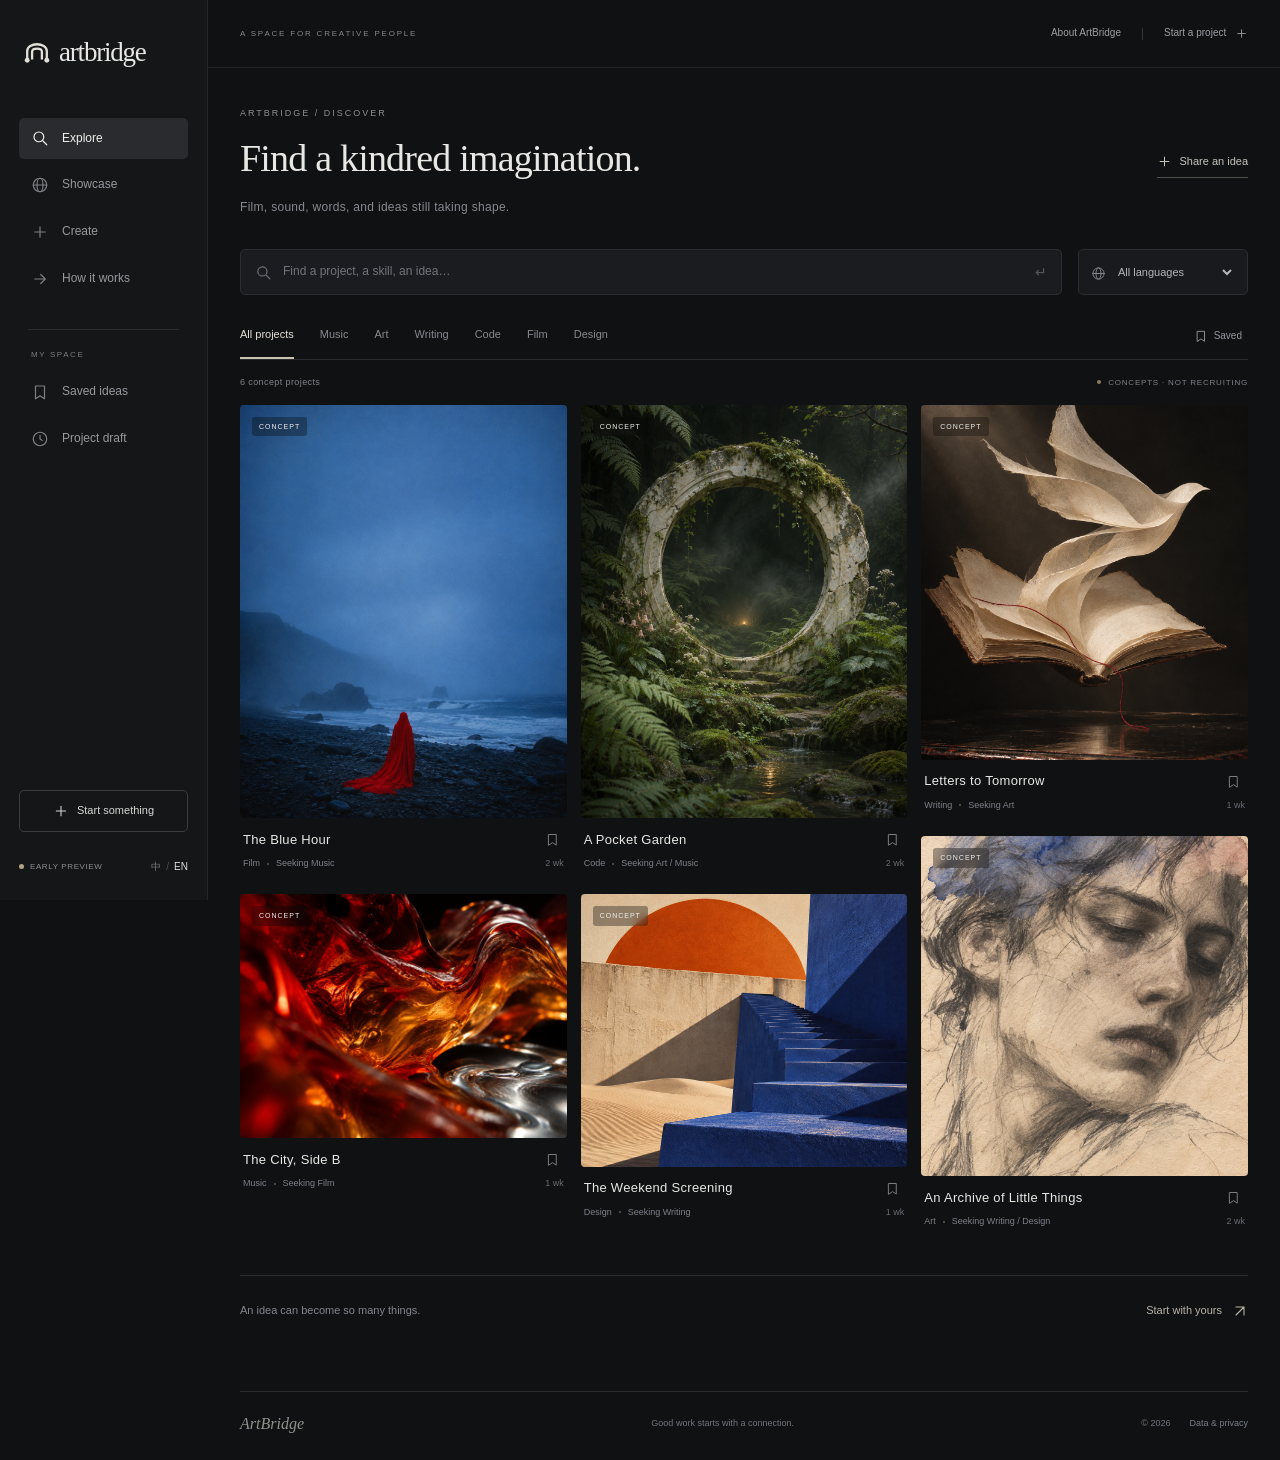
<file: index.html>
<!doctype html>
<html lang="en">
<head>
<meta charset="utf-8">
<meta name="viewport" content="width=device-width, initial-scale=1">
<meta name="theme-color" content="#101113">
<meta name="description" content="ArtBridge connects emerging creators. Find a creative partner and finish your first project together.">
<title>ArtBridge · Finish your first project together</title>
<link rel="icon" type="image/svg+xml" href="assets/favicon.svg">
<link rel="stylesheet" href="css/style.css">
<script src="js/config.js" defer></script>
<script src="js/data.js" defer></script>
<script src="js/app.js" defer></script>
</head>
<body data-page="home">
<div id="app"></div>
<noscript><main style="padding:40px;font-family:Arial,sans-serif"><h1>ArtBridge</h1><p>Please enable JavaScript to explore projects and save local drafts.</p></main></noscript>
</body>
</html>
</file>
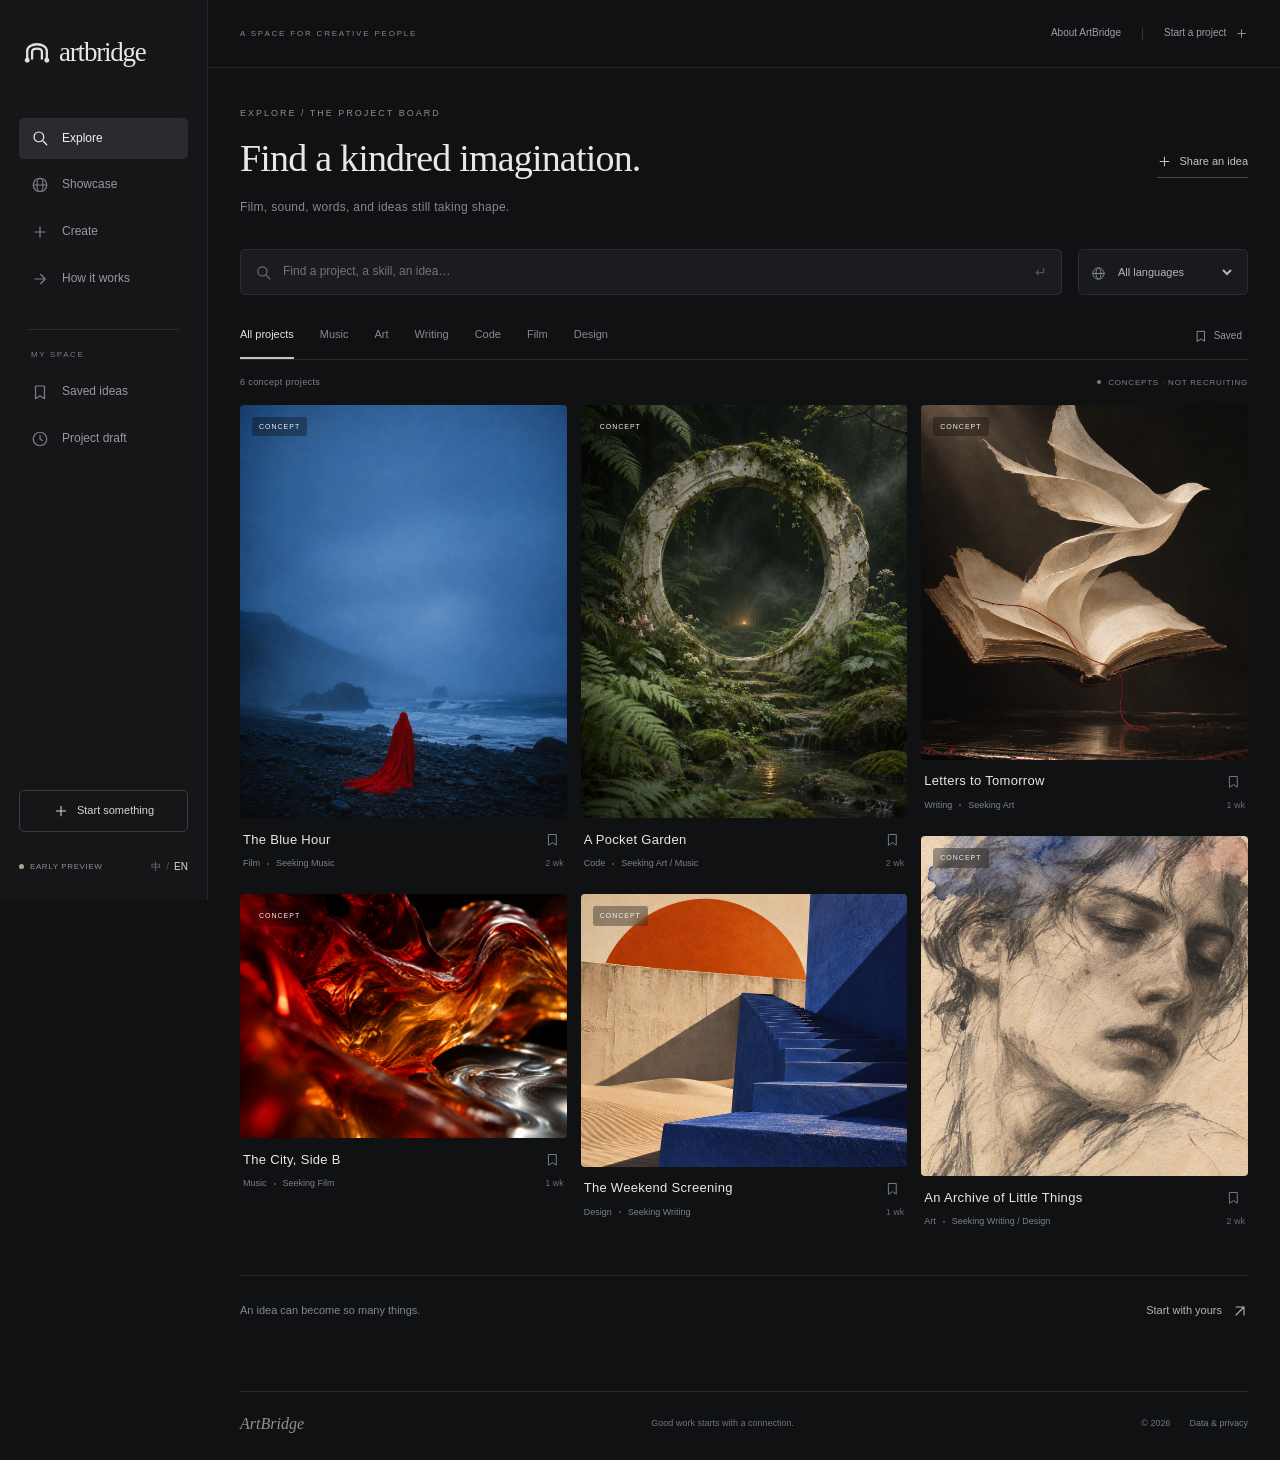
<file: explore.html>
<!doctype html>
<html lang="en">
<head>
<meta charset="utf-8">
<meta name="viewport" content="width=device-width, initial-scale=1">
<meta name="theme-color" content="#101113">
<meta name="description" content="ArtBridge connects emerging creators. Find a creative partner and finish your first project together.">
<title>ArtBridge · Finish your first project together</title>
<link rel="icon" type="image/svg+xml" href="assets/favicon.svg">
<link rel="stylesheet" href="css/style.css">
<script src="js/config.js" defer></script>
<script src="js/data.js" defer></script>
<script src="js/app.js" defer></script>
</head>
<body data-page="explore">
<div id="app"></div>
<noscript><main style="padding:40px;font-family:Arial,sans-serif"><h1>ArtBridge</h1><p>Please enable JavaScript to explore projects and save local drafts.</p></main></noscript>
</body>
</html>
</file>
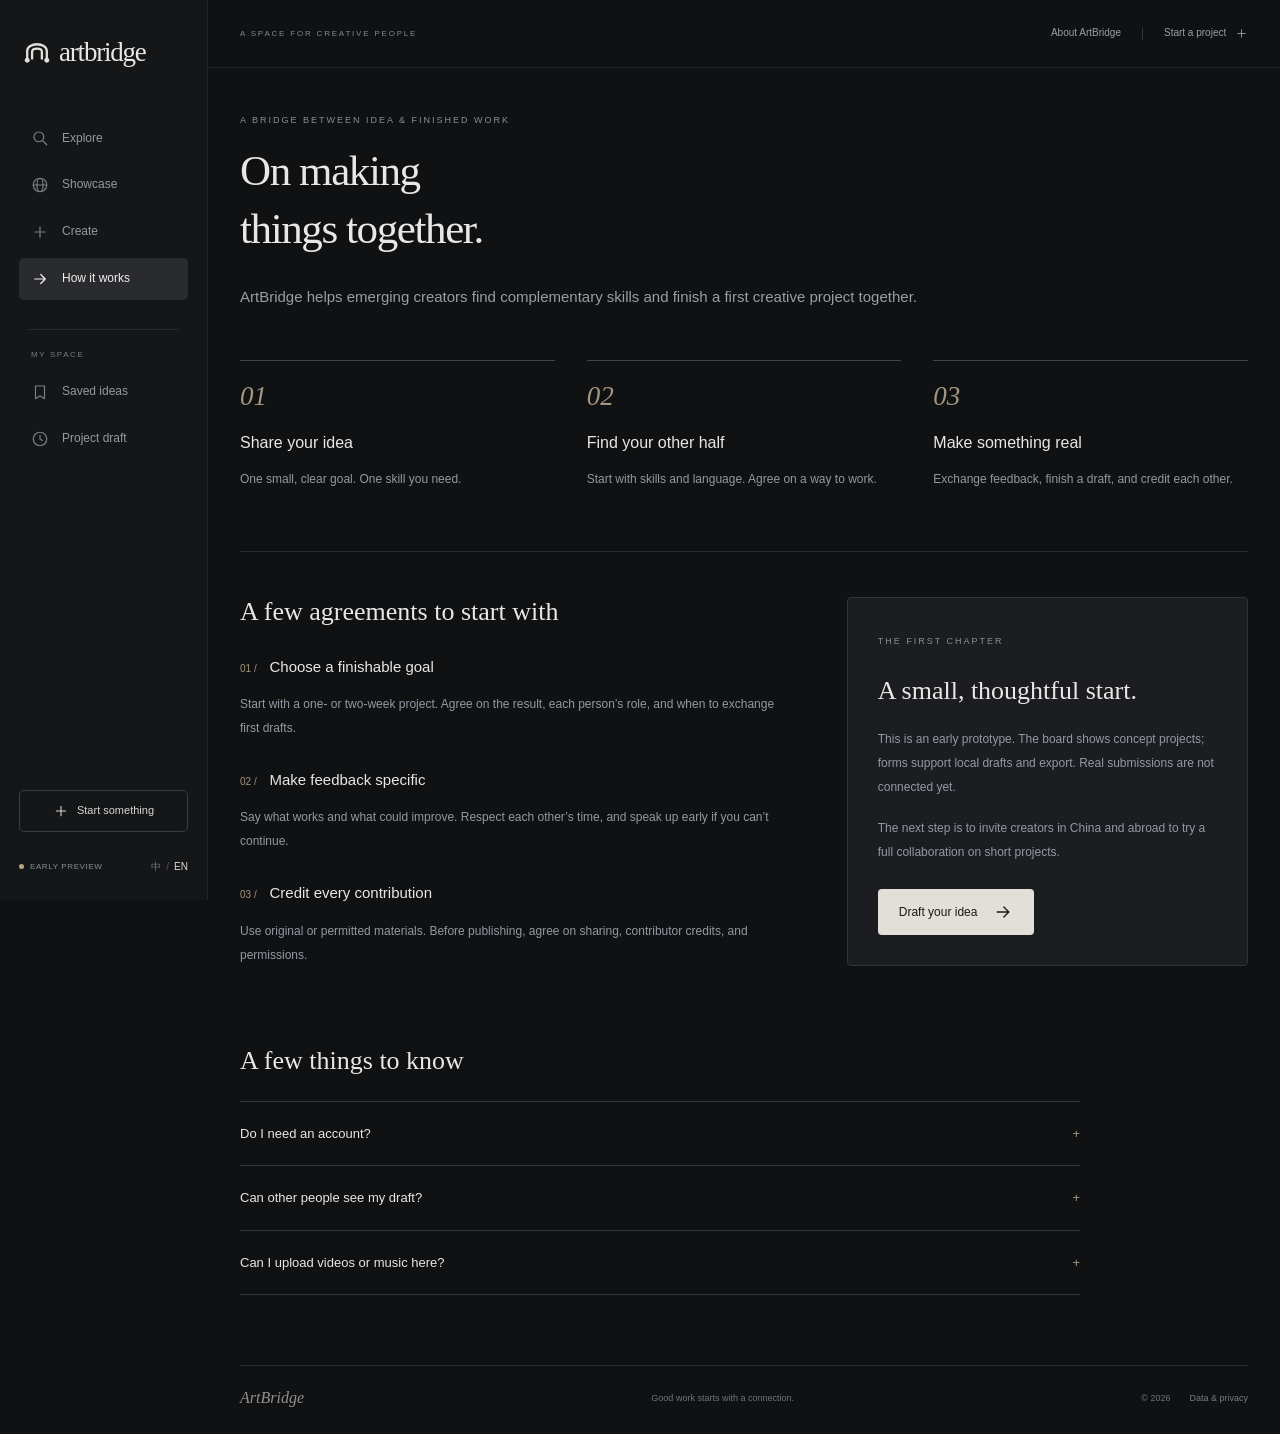
<file: guide.html>
<!doctype html>
<html lang="en">
<head>
<meta charset="utf-8">
<meta name="viewport" content="width=device-width, initial-scale=1">
<meta name="theme-color" content="#101113">
<meta name="description" content="ArtBridge connects emerging creators. Find a creative partner and finish your first project together.">
<title>ArtBridge · Finish your first project together</title>
<link rel="icon" type="image/svg+xml" href="assets/favicon.svg">
<link rel="stylesheet" href="css/style.css">
<script src="js/config.js" defer></script>
<script src="js/data.js" defer></script>
<script src="js/app.js" defer></script>
</head>
<body data-page="guide">
<div id="app"></div>
<noscript><main style="padding:40px;font-family:Arial,sans-serif"><h1>ArtBridge</h1><p>Please enable JavaScript to explore projects and save local drafts.</p></main></noscript>
</body>
</html>
</file>
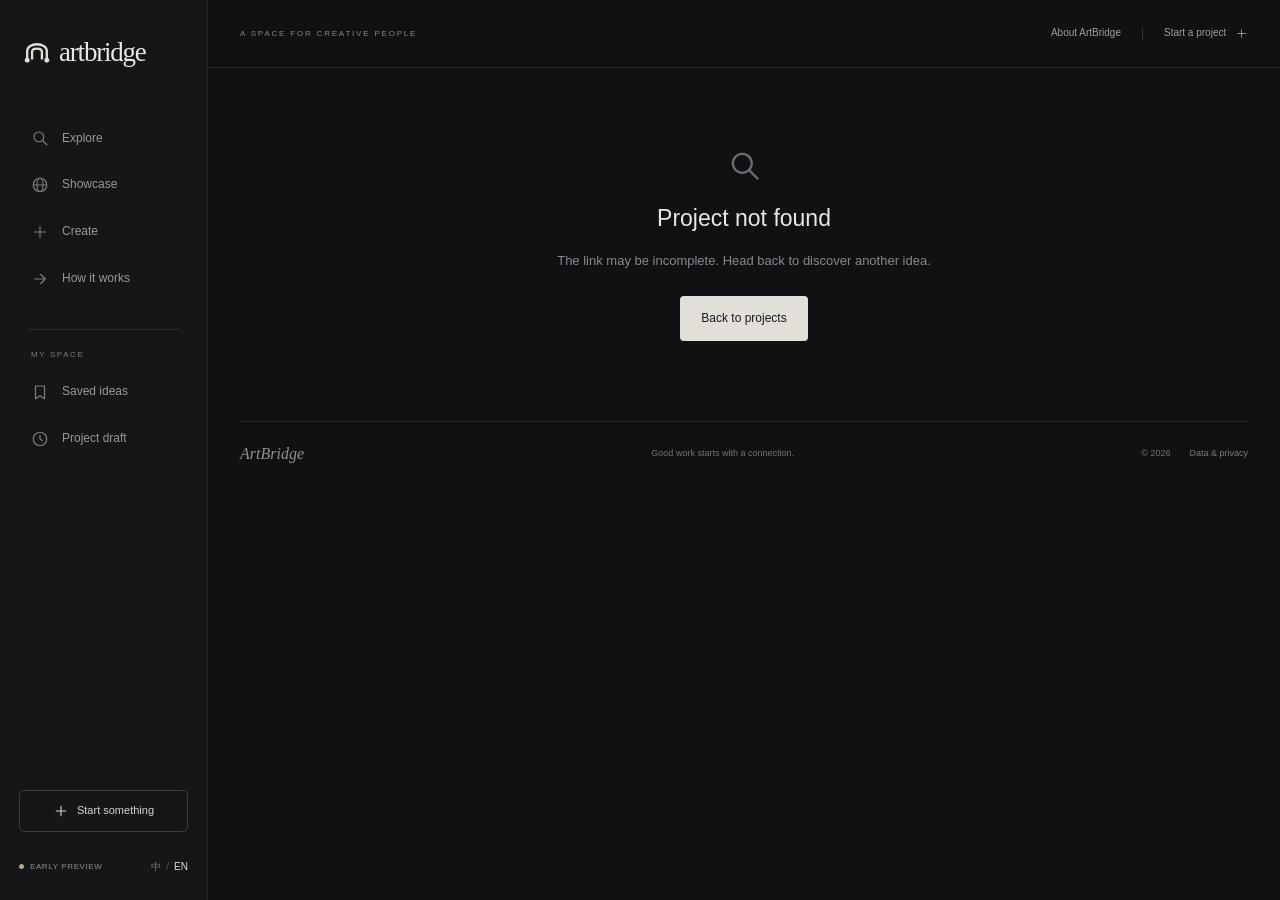
<file: join.html>
<!doctype html>
<html lang="en">
<head>
<meta charset="utf-8">
<meta name="viewport" content="width=device-width, initial-scale=1">
<meta name="theme-color" content="#101113">
<meta name="description" content="ArtBridge connects emerging creators. Find a creative partner and finish your first project together.">
<title>ArtBridge · Finish your first project together</title>
<link rel="icon" type="image/svg+xml" href="assets/favicon.svg">
<link rel="stylesheet" href="css/style.css">
<script src="js/config.js" defer></script>
<script src="js/data.js" defer></script>
<script src="js/app.js" defer></script>
</head>
<body data-page="join">
<div id="app"></div>
<noscript><main style="padding:40px;font-family:Arial,sans-serif"><h1>ArtBridge</h1><p>Please enable JavaScript to explore projects and save local drafts.</p></main></noscript>
</body>
</html>
</file>
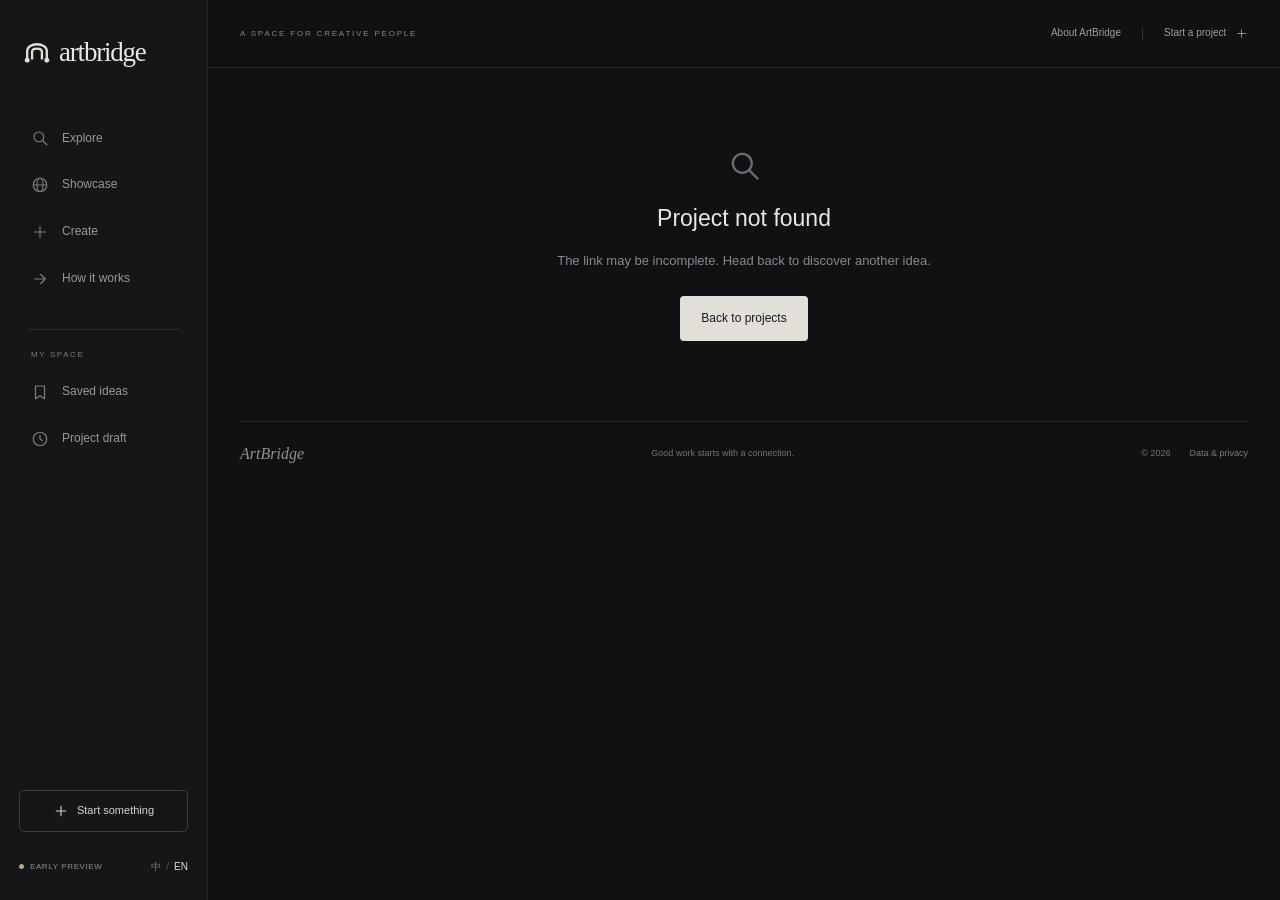
<file: project.html>
<!doctype html>
<html lang="en">
<head>
<meta charset="utf-8">
<meta name="viewport" content="width=device-width, initial-scale=1">
<meta name="theme-color" content="#101113">
<meta name="description" content="ArtBridge connects emerging creators. Find a creative partner and finish your first project together.">
<title>ArtBridge · Finish your first project together</title>
<link rel="icon" type="image/svg+xml" href="assets/favicon.svg">
<link rel="stylesheet" href="css/style.css">
<script src="js/config.js" defer></script>
<script src="js/data.js" defer></script>
<script src="js/app.js" defer></script>
</head>
<body data-page="project">
<div id="app"></div>
<noscript><main style="padding:40px;font-family:Arial,sans-serif"><h1>ArtBridge</h1><p>Please enable JavaScript to explore projects and save local drafts.</p></main></noscript>
</body>
</html>
</file>
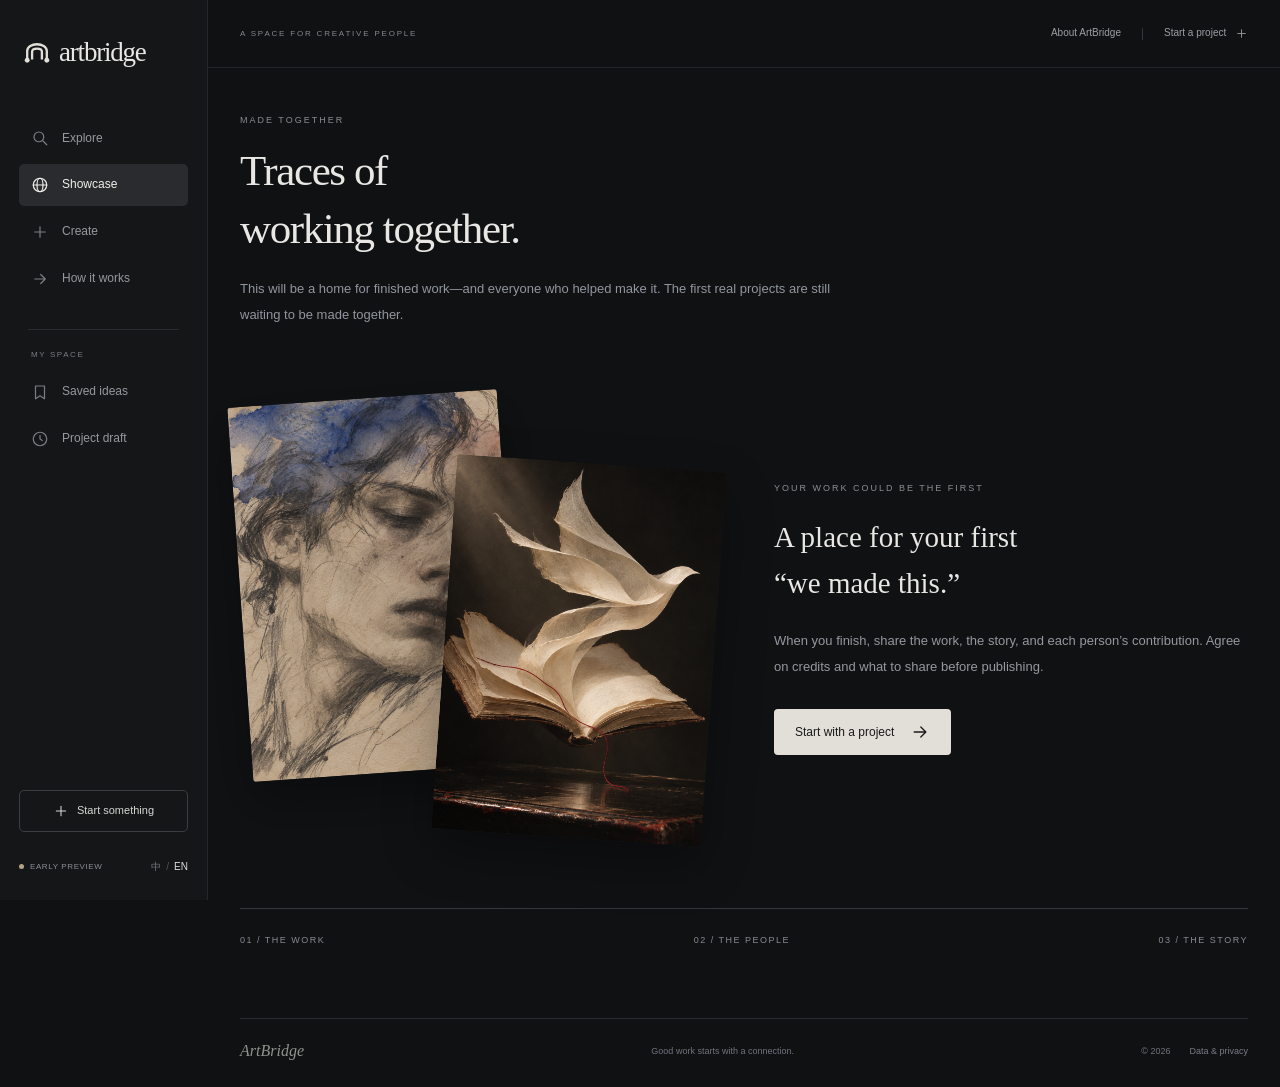
<file: showcase.html>
<!doctype html>
<html lang="en">
<head>
<meta charset="utf-8">
<meta name="viewport" content="width=device-width, initial-scale=1">
<meta name="theme-color" content="#101113">
<meta name="description" content="ArtBridge connects emerging creators. Find a creative partner and finish your first project together.">
<title>ArtBridge · Finish your first project together</title>
<link rel="icon" type="image/svg+xml" href="assets/favicon.svg">
<link rel="stylesheet" href="css/style.css">
<script src="js/config.js" defer></script>
<script src="js/data.js" defer></script>
<script src="js/app.js" defer></script>
</head>
<body data-page="showcase">
<div id="app"></div>
<noscript><main style="padding:40px;font-family:Arial,sans-serif"><h1>ArtBridge</h1><p>Please enable JavaScript to explore projects and save local drafts.</p></main></noscript>
</body>
</html>
</file>
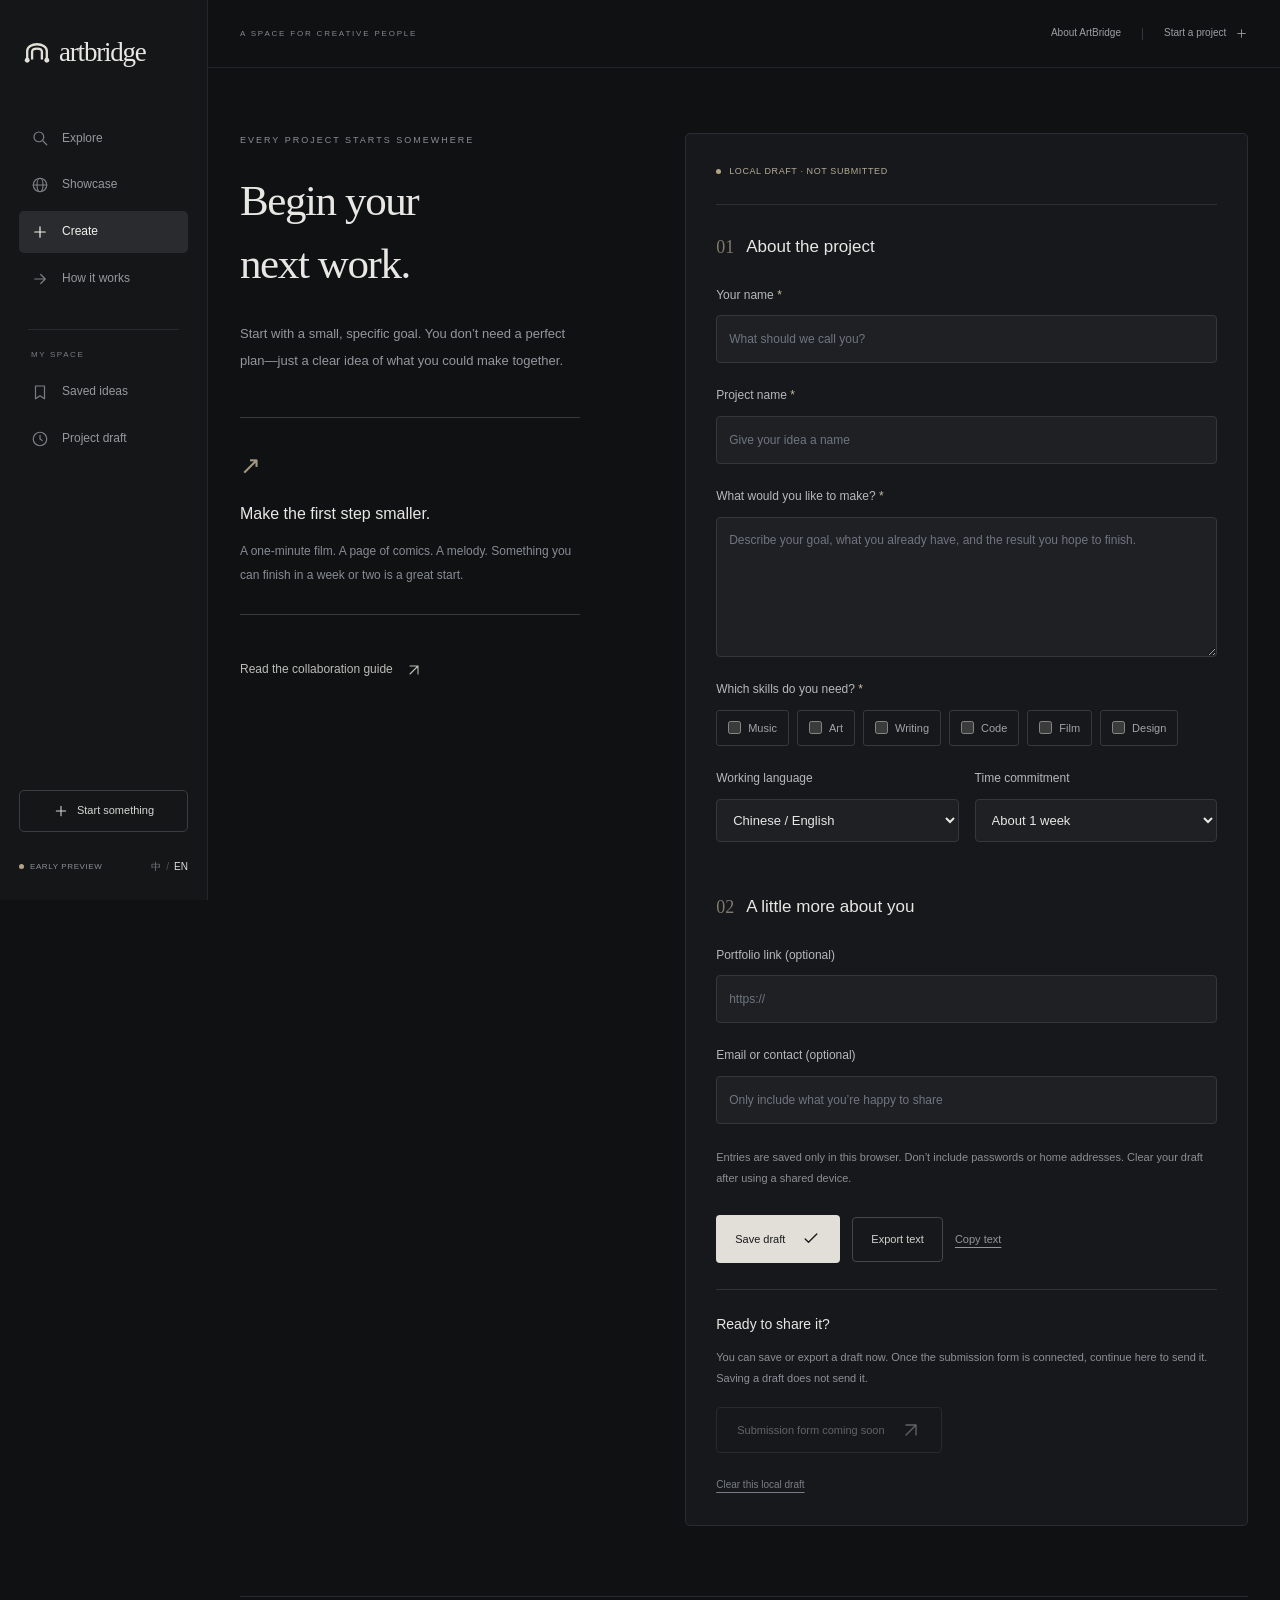
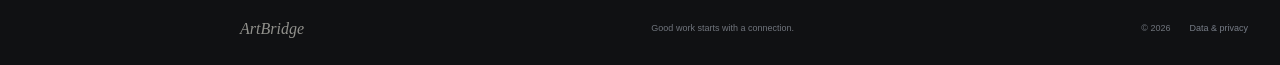
<file: submit.html>
<!doctype html>
<html lang="en">
<head>
<meta charset="utf-8">
<meta name="viewport" content="width=device-width, initial-scale=1">
<meta name="theme-color" content="#101113">
<meta name="description" content="ArtBridge connects emerging creators. Find a creative partner and finish your first project together.">
<title>ArtBridge · Finish your first project together</title>
<link rel="icon" type="image/svg+xml" href="assets/favicon.svg">
<link rel="stylesheet" href="css/style.css">
<script src="js/config.js" defer></script>
<script src="js/data.js" defer></script>
<script src="js/app.js" defer></script>
</head>
<body data-page="submit">
<div id="app"></div>
<noscript><main style="padding:40px;font-family:Arial,sans-serif"><h1>ArtBridge</h1><p>Please enable JavaScript to explore projects and save local drafts.</p></main></noscript>
</body>
</html>
</file>
<file: css/style.css>
@charset "UTF-8";
:root{color-scheme:dark;--paper:#101113;--surface:#191a1d;--sidebar:#151618;--line:#2a2b2e;--ink:#e8e7e4;--muted:#919397;--soft:#b1b2b5;--accent:#c7b69b;--sans:Arial,"PingFang SC","Microsoft YaHei",sans-serif;--sidebar-width:208px}
*{box-sizing:border-box}html{scroll-behavior:smooth}body{margin:0;padding-left:var(--sidebar-width);background:var(--paper);color:var(--ink);font:14px/1.65 var(--sans);-webkit-font-smoothing:antialiased}a{color:inherit;text-decoration:none}button,input,textarea,select{font:inherit;color:inherit}button{cursor:pointer;background:none}button:disabled{opacity:.4;cursor:not-allowed}a,button,input,select,textarea{-webkit-tap-highlight-color:transparent}button,a,input,select,textarea,summary{touch-action:manipulation}button:focus-visible,a:focus-visible,summary:focus-visible{outline:2px solid #c8b89d;outline-offset:5px}input:focus-visible,select:focus-visible,textarea:focus-visible{outline:1px solid #a2a3a5;outline-offset:2px}img{display:block;max-width:100%}h1,h2,h3,p{margin:0}h1,h2,h3{line-height:1.35;font-weight:500}::selection{background:#665c4e;color:white}.icon{width:20px;height:20px;flex-shrink:0;vertical-align:middle}.section-wrap{width:calc(100% - 64px);max-width:1580px;margin:0 auto}.page-section{padding:45px 0 70px;min-height:calc(100vh - 145px)}.eyebrow{font-size:9px;letter-spacing:2px;color:#8b8d92;line-height:1.7}.page-title{font-family:"Songti SC",Georgia,"SimSun",serif;font-size:39px;letter-spacing:1px;font-weight:400;margin-top:14px;line-height:1.35}html[lang=en] .page-title{font-family:Georgia,serif;font-size:43px;letter-spacing:-1.4px;font-weight:400}.skip{position:fixed;top:-70px;left:20px;z-index:100;background:var(--ink);color:var(--paper);padding:10px 20px}.skip:focus{top:10px}
/* A quiet, persistent workspace frame. */
.site-header{position:fixed;inset:0 auto 0 0;width:var(--sidebar-width);background:var(--sidebar);border-right:1px solid #252629;z-index:40}.header-inner{height:100%;padding:30px 19px 20px;display:flex;flex-direction:column}.brand{display:flex;align-items:center;gap:8px;white-space:nowrap;margin:0 4px;font-size:27px;font-family:Georgia,serif;letter-spacing:-1.2px}.logo-mark{width:28px;height:29px;color:#e1dfd8}.logo-mark circle{fill:#e1dfd8}.main-nav{display:flex;flex-direction:column;gap:5px;margin-top:43px}.main-nav>a{display:flex;align-items:center;gap:13px;padding:11px 12px;border-radius:5px;font-size:12px;color:#96989d;transition:color .2s,background .2s}.main-nav>a .icon{height:18px;width:18px;opacity:.8}.main-nav>a:hover{color:#eeece7;background:#1e2023}.main-nav>a[aria-current]{color:#f1efea;background:#292b2f}.main-nav>a[aria-current] .icon{opacity:1}.nav-divider{height:1px;background:var(--line);margin:24px 9px 13px}.nav-label{font-size:8px;color:#797c82;letter-spacing:1.6px;margin:0 12px 5px}.header-actions{margin-top:auto;padding-top:30px}.sidebar-start{border:1px solid #3c3d40;border-radius:5px;min-height:42px;display:flex;align-items:center;justify-content:center;gap:8px;font-size:11px;color:#d6d6d3;transition:background .2s}.sidebar-start:hover{background:#282a2d}.sidebar-start .icon{width:16px;height:16px}.sidebar-bottom{display:flex;align-items:center;gap:6px;margin-top:22px;color:#8a8e92;font-size:8px;letter-spacing:.6px}.pilot-dot{width:5px;height:5px;background:#b5a388;border-radius:50%;display:inline-block;flex-shrink:0}.lang-switch{border:0;margin-left:auto;padding:5px 0;font-size:10px;color:#75797f;white-space:nowrap}.lang-switch .selected{color:#deddd8}.lang-divider{padding:0 5px;color:#505259}.icon-button{width:35px;height:35px;display:inline-flex;align-items:center;justify-content:center;border:0}.menu-toggle{display:none}.workspace-topbar{height:68px;border-bottom:1px solid #222427;padding:0 32px;display:flex;align-items:center;justify-content:space-between;gap:20px}.topbar-label{font-size:8px;letter-spacing:1.8px;color:#85888d}.topbar-right{display:flex;align-items:center;gap:21px;font-size:10px;color:#9d9fa4}.topbar-right a:hover{color:#f3f1eb}.topbar-right .icon{width:13px;height:13px;margin-left:6px}.topbar-rule{width:1px;height:12px;background:#343539}.btn{min-height:45px;display:inline-flex;align-items:center;justify-content:center;gap:16px;padding:12px 20px;border:1px solid transparent;border-radius:4px;font-size:12px;line-height:1.5;transition:background .2s}.btn-dark{background:#e2dfd8;color:#191a1c}.btn-dark:not(:disabled):hover{background:#fffdf7}.btn-outline{border-color:#45464a;color:#d3d2cf}.btn-outline:not(:disabled):hover{background:#27292d}.btn-cream{background:#e2dfd8;color:#191a1c}.quiet-link{display:inline-flex;align-items:center;gap:13px;font-size:12px;color:#bdbcb6}.quiet-link:hover{color:white}.quiet-link .icon{width:16px}.text-button{border:0;padding:0;font-size:11px;color:#92969b;text-decoration:underline;text-underline-offset:4px}
/* Images lead. Captions are kept outside the artwork. */
.gallery-page{padding-top:38px}.gallery-intro{display:flex;align-items:center;justify-content:space-between;gap:25px}.gallery-intro .page-title{font-size:34px;letter-spacing:1px;margin-top:12px}html[lang=en] .gallery-intro .page-title{font-size:38px;letter-spacing:-.8px}.gallery-description{font-size:12px;color:#85888e;margin-top:13px;letter-spacing:.3px}.gallery-create{display:flex;align-items:center;gap:8px;font-size:11px;color:#c6c3bc;border-bottom:1px solid #4d4c49;padding:7px 0;white-space:nowrap}.gallery-create .icon{width:15px;height:15px}.gallery-create:hover{color:white}.gallery-search-row{display:flex;gap:16px;margin-top:32px;align-items:stretch}.search-box{flex:1;display:flex;align-items:center;gap:11px;padding:0 14px;background:#1b1c1f;border:1px solid #2b2d30;border-radius:5px;min-width:0}.search-box>.icon{width:17px;height:17px;color:#72767b}.search-box input{width:100%;min-width:0;border:0;outline:0;color:#d1d2d1;background:none;padding:12px 0;font-size:12px}.search-box:focus-within{border-color:#64646a}.search-box input::placeholder{color:#71747b}.search-decoration{font-size:14px;color:#53565d}.language-filter{display:flex;align-items:center;gap:8px;border:1px solid #2b2d30;background:#191a1d;padding:0 12px;border-radius:5px}.language-filter .icon{width:15px;height:15px;color:#82868b}.language-filter select{font-size:11px;border:0;padding:0 15px 0 0;background:none;max-width:190px;color:#b5b6ba}.language-filter option{background:#191a1d}.filter-row{display:flex;justify-content:space-between;gap:20px;align-items:center;border-bottom:1px solid var(--line);margin-top:18px}.filter-chips{display:flex;gap:26px;min-width:0}.chip{border:0;border-bottom:2px solid transparent;padding:13px 0;font-size:11px;color:#86898f;white-space:nowrap;line-height:1.6}.chip:hover{color:#c8c9ca}.chip.active{color:#e5e1d8;border-bottom-color:#cbc2b0}.saved-filter{display:flex;align-items:center;gap:6px;border:0;font-size:10px;color:#93969d;white-space:nowrap}.saved-filter .icon{width:14px;height:14px}.saved-filter.active{color:#e3d4b7}.results-heading{display:flex;justify-content:space-between;align-items:center;gap:15px;font-size:9px;color:#7e8289;letter-spacing:.4px;padding:15px 0}.gallery-notice{display:flex;align-items:center;gap:7px;font-size:8px;letter-spacing:.8px}.gallery-notice .pilot-dot{background:#8b7c64;width:4px;height:4px}.project-grid{columns:3;column-gap:14px}.project-card{display:inline-block;width:100%;break-inside:avoid;vertical-align:top;margin:0 0 23px;background:none;position:relative}.card-image{display:block;position:relative;border-radius:4px;overflow:hidden;background:#242529}.project-art{width:100%;height:auto;object-fit:cover;display:block}.card-image .project-art{transition:filter .3s}.artwork-film .card-image{aspect-ratio:.79}.artwork-game .card-image{aspect-ratio:.79}.artwork-writing .card-image{aspect-ratio:.92}.artwork-music .card-image{aspect-ratio:1.34}.artwork-art .card-image{aspect-ratio:.96}.artwork-design .card-image{aspect-ratio:1.2}.card-image .project-art{height:100%;width:100%;object-fit:cover}.artwork-film .card-image .project-art{object-position:50% 70%}.card-image:hover .project-art{filter:brightness(.82)}.demo-badge{position:absolute;top:12px;left:12px;font-size:7px;letter-spacing:1px;color:#efefed;background:#090a0b59;padding:4px 7px;border-radius:3px;backdrop-filter:blur(4px)}.card-hover{position:absolute;inset:auto 0 0;padding:42px 20px 19px;background:linear-gradient(transparent,#070809c9);color:#e9e8e4;opacity:0;transform:translateY(5px);transition:opacity .2s,transform .2s}.card-image:hover .card-hover,.card-image:focus-visible .card-hover{opacity:1;transform:none}.card-hover p{font-size:12px;line-height:1.8;max-width:300px}.card-hover>span{display:flex;justify-content:space-between;align-items:center;font-size:10px;margin-top:16px;color:#c3b89e}.card-hover .icon{width:15px;height:15px}.card-body{padding:10px 3px 0}.card-title-line{display:flex;align-items:center;justify-content:space-between;gap:14px}.card-body h3{font-size:13px;letter-spacing:.3px;font-weight:400}.card-body h3 a:hover{color:#fff}.save-button{padding:4px;border:0;color:#777c83;display:flex;align-items:center;border-radius:3px}.save-button .icon{width:15px;height:15px}.save-button:hover{color:#e4e3dc;background:#2b2c30}.save-button.is-saved{color:#cdbda1}.save-button.is-saved svg{fill:#776950}.card-meta{display:flex;align-items:center;gap:7px;font-size:9px;line-height:1.7;color:#7c8189;margin-top:5px}.card-meta i{width:2px;height:2px;border-radius:50%;background:#53575d}.card-period{margin-left:auto;color:#676c73}.gallery-end{margin-top:22px;border-top:1px solid var(--line);padding-top:25px;display:flex;justify-content:space-between;gap:20px;align-items:center;font-size:11px;color:#81868e}.gallery-end a{display:flex;gap:10px;align-items:center;color:#b9b4a8}.gallery-end .icon{width:16px}.empty-state{display:block;column-span:all;min-height:330px;text-align:center;padding:80px 25px}.empty-star{display:block;color:#686c73;margin-bottom:20px}.empty-star>.icon{width:35px;height:35px}.empty-state h1,.empty-state h2{font-size:23px;letter-spacing:0}.empty-state p{font-size:13px;line-height:1.9;max-width:500px;margin:15px auto 22px;color:#858991}
/* The same studio surface continues through the detail and working pages. */
.back-link{font-size:11px;color:#95979c;display:inline-block;margin-bottom:25px}.back-link:hover{color:white}.detail-grid{display:grid;grid-template-columns:minmax(0,1.5fr) minmax(290px,.8fr);gap:43px}.detail-image{position:relative;border-radius:4px;overflow:hidden;background:#18191b;max-height:740px}.detail-image .project-art{width:100%;max-height:740px;object-fit:contain}.detail-heading{padding:30px 0 24px;border-bottom:1px solid var(--line)}.detail-heading .page-title{margin-top:12px;font-size:37px}.detail-subtitle{font-size:15px;color:#a4a5a8;margin-top:17px;line-height:1.9}.brief-block{padding-top:30px}.brief-block h2{font-size:19px;color:#dfddd6;font-weight:400}.brief-block p,.working-list{font-size:13px;line-height:2;color:#96999f;margin-top:16px}.working-list{padding-left:18px}.working-list li{padding-bottom:9px}.detail-sidebar{min-width:0}.brief-panel{position:sticky;top:30px;border-top:1px solid #4b4944;padding:25px 0;background:none}.brief-panel h2{font-family:"Songti SC",Georgia,serif;font-size:27px;line-height:1.55;margin-top:15px;font-weight:400}.sidebar-tags{display:flex;gap:9px;flex-wrap:wrap;margin-top:22px}.tag{color:#c9c5bb;background:#272829;padding:4px 11px;font-size:10px;border-radius:3px}.brief-panel dl{margin:26px 0;font-size:11px}.brief-panel dl>div{display:flex;justify-content:space-between;gap:15px;padding:15px 0;border-top:1px solid var(--line)}.brief-panel dt{display:flex;gap:7px;align-items:center;color:#7f858d}.brief-panel dt .icon{width:14px;height:14px}.brief-panel dd{margin:0;color:#c3c3c0;text-align:right}.full-width{width:100%;margin-top:10px}.fine-print{color:#8b8e94;font-size:11px;line-height:1.9;margin-top:19px}.sidebar-note{font-size:11px;color:#686e77;margin-top:10px;border-top:1px solid var(--line);padding-top:20px}.form-layout{display:grid;grid-template-columns:minmax(0,.8fr) minmax(0,1.2fr);gap:70px;max-width:1200px;padding-top:65px}.form-intro .page-title{font-size:43px;line-height:1.45;margin-top:22px}.form-intro>p{font-size:13px;color:#94979d;line-height:2.1;margin-top:25px;max-width:340px}.form-tip{margin:42px 0;padding:27px 0;border-top:1px solid #393a3c;border-bottom:1px solid #393a3c;max-width:340px}.form-tip>span{font-size:25px;color:#a39883}.form-tip h3{font-size:16px;margin-top:17px;font-weight:400}.form-tip p{font-size:12px;color:#868c94;margin-top:15px;line-height:2}.form-card{background:#17181b;border:1px solid #2a2c31;border-radius:5px;padding:30px}.draft-banner{display:flex;align-items:center;gap:8px;font-size:9px;letter-spacing:.6px;color:#b7ac97;border-bottom:1px solid #2e3035;padding-bottom:25px}.status-dot{background:#b5a388;width:5px;height:5px;border-radius:50%;display:inline-block;flex-shrink:0}.form-section-title{display:flex;align-items:center;gap:12px;margin:28px 0 23px}.form-section-title>span{font-family:Georgia,serif;font-size:18px;color:#817a6b}.form-section-title h2{font-size:17px;font-weight:400}.field{display:flex;flex-direction:column;gap:10px;margin-bottom:23px;font-size:12px}.field>span{color:#b6b8bc}.required{color:#c6b9a0}.field input:not([type=checkbox]),.field textarea,.field select{min-width:0;width:100%;padding:12px;border:1px solid #35373c;border-radius:4px;background:#1e2024;font-size:13px;line-height:1.7}.field input::placeholder,.field textarea::placeholder{color:#6f7580;font-size:12px}.field textarea{resize:vertical;min-height:140px}.checkbox-grid{display:flex;flex-wrap:wrap;gap:8px}.checkbox-grid label{display:flex;align-items:center;gap:7px;cursor:pointer;padding:8px 11px;border:1px solid #36383d;border-radius:3px;color:#9fa4ac;font-size:11px}.checkbox-grid input{accent-color:#c9bca4;margin:0}.checkbox-grid label:has(input:checked){border-color:#8b806b;background:#36332d;color:#ddd6c7}.form-two-cols{display:grid;grid-template-columns:1fr 1fr;gap:16px}.form-actions{display:flex;align-items:center;flex-wrap:wrap;gap:12px;margin-top:26px}.form-actions .btn{font-size:11px;padding:13px 18px}.form-message{color:#c4baa6;font-size:11px;line-height:1.9;margin-top:16px}.submission-panel{border-top:1px solid #303238;padding-top:25px;margin-top:26px}.submission-panel h3{font-size:14px;font-weight:400}.submission-panel p{font-size:11px;line-height:1.9;color:#8b9099;margin:13px 0 18px}.submission-panel .btn{font-size:11px}.clear-draft{margin-top:24px;color:#787e88;font-size:10px}.form-project{display:flex;gap:17px;margin:35px 0;align-items:center;border-top:1px solid var(--line);border-bottom:1px solid var(--line);padding:16px 0}.form-project>img{width:87px;height:105px;object-fit:cover;border-radius:3px}.form-project>span{display:flex;flex-direction:column;font-size:9px;line-height:1.8;color:#797f89}.form-project strong{font-size:17px;font-weight:400;color:#cecec8;margin:8px 0}.form-project small{font-size:9px;color:#a29884}.section-intro{font-size:13px;color:#90969f;line-height:2;margin-top:18px}.showcase-intro{max-width:620px}.showcase-empty{display:grid;grid-template-columns:1fr 1fr;gap:60px;align-items:center;margin:70px 0}.cover-stack{position:relative;min-height:440px}.cover-stack img{width:57%;height:375px;object-fit:cover;position:absolute;border-radius:3px;box-shadow:0 20px 50px #0005}.cover-stack img:first-child{top:0;left:0;transform:rotate(-4deg);filter:brightness(.82)}.cover-stack img:nth-child(2){right:0;bottom:0;transform:rotate(4deg)}.showcase-empty h2{font:400 29px/1.6 "Songti SC",Georgia,serif;margin-top:17px}.showcase-empty p{font-size:13px;color:#94989f;line-height:2;margin:22px 0 29px}.credit-note{display:flex;justify-content:space-between;gap:18px;border-top:1px solid #34363b;padding-top:24px;font-size:9px;letter-spacing:1.5px;color:#858b94}.guide-page{max-width:1200px}.guide-lead{font-size:15px;color:#999da4;line-height:2;margin-top:24px;max-width:690px}.steps{display:grid;grid-template-columns:repeat(3,1fr);gap:32px;margin:48px 0 60px}.step{border-top:1px solid #414348;padding-top:20px}.step-num{font:italic 27px Georgia,serif;color:#a49680}.step h3{font-size:16px;font-weight:400;margin-top:20px}.step p{font-size:12px;color:#9399a2;line-height:1.9;margin-top:14px}.guide-columns{display:grid;grid-template-columns:1.35fr 1fr;gap:65px;padding-top:45px;border-top:1px solid var(--line)}.guide-columns h2{font:400 26px "Songti SC",Georgia,serif}.guide-list{list-style:none;counter-reset:item;padding:0}.guide-list li{counter-increment:item;margin-top:30px}.guide-list h3{font-size:15px;font-weight:400}.guide-list h3:before{content:"0" counter(item) " / ";color:#a2937c;font-size:10px;margin-right:10px}.guide-list p{font-size:12px;color:#9399a2;line-height:2;margin-top:15px}.pilot-card{padding:30px;background:#1b1d21;border:1px solid #30333a;border-radius:4px;align-self:start}.pilot-card h2{margin-top:20px;line-height:1.5}.pilot-card p{font-size:12px;color:#9399a3;line-height:2;margin-top:17px}.pilot-card .btn{margin-top:25px}.faq{margin-top:65px;max-width:840px}.faq h2{font:400 26px "Songti SC",Georgia,serif;margin-bottom:25px}.faq details{border-top:1px solid #34363b;padding:21px 0}.faq details:last-child{border-bottom:1px solid #34363b}.faq summary{display:flex;justify-content:space-between;gap:20px;list-style:none;font-size:13px;cursor:pointer}.faq summary::-webkit-details-marker{display:none}.faq summary span{color:#a49680}.faq details[open] summary span{transform:rotate(45deg)}.faq details p{font-size:12px;line-height:2;color:#949aa4;max-width:700px;margin-top:18px}
/* Supporting UI. */
.site-footer{width:calc(100% - 64px);max-width:1580px;margin:0 auto;display:flex;justify-content:space-between;align-items:center;gap:20px;padding:23px 0 27px;border-top:1px solid var(--line);font-size:9px;color:#6f747c}.site-footer>a{font:italic 16px Georgia,serif;color:#91918c}.site-footer>div{display:flex;gap:19px;align-items:center}.site-footer .text-button{font-size:9px;text-decoration:none;color:#777d87}.toast{position:fixed;bottom:25px;left:calc(50% + var(--sidebar-width)/2);transform:translate(-50%,10px);background:#e1ddd3;color:#1c1d20;border:1px solid #f0eade;border-radius:4px;padding:12px 20px;font-size:12px;opacity:0;pointer-events:none;z-index:70;max-width:calc(100vw - var(--sidebar-width) - 35px);transition:opacity .2s,transform .2s}.toast.show{opacity:1;transform:translate(-50%,0)}dialog{background:#1e2024;color:#deded9;border:1px solid #4a4d52;max-width:520px;width:calc(100% - 36px);padding:35px;border-radius:6px}dialog::backdrop{background:#000a;backdrop-filter:blur(3px)}dialog h2{font-size:25px;font-family:"Songti SC",Georgia,serif;font-weight:400;margin-right:20px}dialog p{font-size:12px;line-height:2;color:#a3a6ac;margin:20px 0}dialog .btn{margin-top:10px;font-size:11px}.dialog-close{position:absolute;right:9px;top:9px;color:#92969e}
@media(min-width:1700px){.project-grid{columns:4}.section-wrap,.site-footer{width:calc(100% - 80px)}.workspace-topbar{padding:0 40px}.gallery-intro{margin-bottom:10px}}
@media(max-width:1150px){:root{--sidebar-width:180px}.header-inner{padding-left:14px;padding-right:14px}.brand{font-size:24px;gap:6px}.logo-mark{width:26px}.main-nav>a{font-size:11px;gap:11px}.section-wrap,.site-footer{width:calc(100% - 44px)}.workspace-topbar{padding:0 22px}.gallery-intro .page-title{font-size:30px}.project-grid{columns:3;column-gap:12px}.filter-chips{gap:21px}.card-meta{font-size:8px;gap:5px}.card-body h3{font-size:12px}.card-period{display:none}.detail-grid{gap:30px;grid-template-columns:minmax(0,1.4fr) minmax(250px,1fr)}.brief-panel h2{font-size:24px}.form-layout{gap:37px;grid-template-columns:minmax(0,.75fr) minmax(0,1.25fr)}.form-card{padding:24px}.form-intro .page-title{font-size:35px}.form-intro>p{font-size:12px}.guide-columns{gap:40px}.cover-stack{min-height:370px}.cover-stack img{height:310px}.showcase-empty{gap:40px}.showcase-empty h2{font-size:26px}}
@media(max-width:900px){:root{--sidebar-width:160px}.header-inner{padding:24px 11px 18px}.brand{font-size:21px;gap:5px}.logo-mark{width:23px}.main-nav{margin-top:35px}.main-nav>a{padding:10px 9px;gap:9px;font-size:11px}.main-nav>a .icon{width:16px;height:16px}.sidebar-start{font-size:10px}.sidebar-bottom>span:nth-child(2){display:none}.lang-switch{margin-left:auto}.topbar-label{font-size:7px;letter-spacing:1px}.topbar-right{gap:13px;font-size:9px}.gallery-intro .page-title,html[lang=en] .gallery-intro .page-title{font-size:30px}.gallery-create{font-size:10px}.gallery-description{font-size:11px}.project-grid{columns:2;column-gap:13px}.filter-chips{gap:17px}.chip{font-size:10px}.saved-filter{font-size:9px}.filter-row{gap:13px}.gallery-search-row{gap:10px}.language-filter{padding:0 9px;gap:5px}.language-filter select{font-size:10px;max-width:140px}.gallery-notice{font-size:7px;letter-spacing:.3px}.form-layout{grid-template-columns:1fr;gap:30px;max-width:670px;padding-top:35px}.form-intro .page-title{font-size:39px}.form-intro>p{max-width:100%;font-size:13px}.form-tip{display:none}.form-intro>.quiet-link{margin-top:22px}.form-card{padding:30px}.form-two-cols{grid-template-columns:1fr 1fr}.detail-grid{grid-template-columns:1fr;gap:30px}.detail-image,.detail-image .project-art{max-height:650px}.brief-panel{position:static}.brief-panel .btn{max-width:450px;display:flex}.sidebar-note{margin-top:0}.showcase-empty{gap:30px;grid-template-columns:1fr}.cover-stack{max-width:450px;width:100%;min-height:430px;margin:auto}.cover-stack img{height:370px}.showcase-empty h2{font-size:29px}.guide-columns{grid-template-columns:1fr;gap:35px}.steps{gap:20px}.step h3{font-size:14px}.step p{font-size:11px}.site-footer>span{display:none}}
@media(max-width:640px){:root{--sidebar-width:0px}body{padding:68px 0 0}.site-header{width:100%;height:68px;bottom:auto;border-right:0;border-bottom:1px solid #303237;background:#151618f7;backdrop-filter:blur(12px)}.header-inner{padding:0 19px;flex-direction:row;align-items:center;justify-content:space-between;gap:14px}.brand{font-size:26px;margin:0;gap:7px}.logo-mark{width:27px;height:29px}.header-actions{margin:0 0 0 auto;padding:0;order:2;display:flex;align-items:center}.sidebar-start{display:none}.sidebar-bottom{margin:0}.sidebar-bottom>.pilot-dot{display:none}.sidebar-bottom>span:nth-child(2){display:none}.lang-switch{font-size:11px;padding:8px 0}.menu-toggle{display:flex;order:3;width:28px;padding:0;margin-left:6px}.main-nav{display:none;position:absolute;top:67px;left:0;right:0;margin:0;padding:13px 17px 22px;background:#1a1b1f;border-bottom:1px solid #3c3e42;box-shadow:0 15px 30px #0005;max-height:calc(100dvh - 68px);overflow-y:auto}.main-nav.is-open{display:flex}.main-nav>a{font-size:13px;padding:11px 12px;gap:14px}.main-nav>a .icon{height:18px;width:18px}.nav-divider{margin:15px 10px 10px}.nav-label{margin-bottom:5px}.workspace-topbar{display:none}.section-wrap,.site-footer{width:calc(100% - 32px)}.page-section{padding:31px 0 45px;min-height:calc(100vh - 135px)}.eyebrow{font-size:8px;letter-spacing:1.3px}.page-title,html[lang=en] .page-title{font-size:31px;line-height:1.4;letter-spacing:.2px}.gallery-intro{display:block}.gallery-intro .page-title{font-size:27px;letter-spacing:.5px;margin-top:13px}html[lang=en] .gallery-intro .page-title{font-size:31px;letter-spacing:-.6px;max-width:330px}.gallery-description{font-size:11px;line-height:1.9;margin-top:14px}.gallery-create{display:inline-flex;margin-top:20px;font-size:10px;padding-bottom:6px}.gallery-search-row{margin-top:23px;gap:8px}.search-box{padding:0 10px;gap:8px}.search-box input{font-size:12px;padding:12px 0;min-height:43px}.search-box>.icon{width:16px}.search-decoration{display:none}.language-filter{padding:0 7px}.language-filter>span{display:none}.language-filter select{max-width:95px;font-size:10px;padding:8px 0}.filter-row{margin-top:13px;gap:13px;align-items:center}.filter-chips{gap:19px;overflow-x:auto;scrollbar-width:none;padding-bottom:0;flex:1}.filter-chips::-webkit-scrollbar{display:none}.chip{font-size:10px;padding:12px 0;flex-shrink:0;line-height:1.8}.saved-filter{padding:0 0 0 5px;border-left:1px solid #33363b;height:24px;font-size:9px}.saved-filter>span{display:none}.saved-filter .icon{height:15px;width:15px}.results-heading{font-size:8px;padding:14px 0;gap:8px}.gallery-notice{font-size:7px;letter-spacing:0;gap:5px}.project-grid{columns:2;column-gap:9px}.project-card{margin-bottom:16px}.card-image{border-radius:3px}.demo-badge{font-size:6px;padding:3px 5px;top:7px;left:7px;letter-spacing:.4px}.card-body{padding:7px 1px 0}.card-body h3{font-size:11px;line-height:1.6;letter-spacing:0}.card-title-line{gap:3px;align-items:flex-start}.save-button{padding:3px 0 3px 4px;flex-shrink:0}.save-button .icon{width:13px;height:13px}.card-meta{font-size:8px;flex-wrap:wrap;gap:4px;line-height:1.7;margin-top:4px}.card-meta i{display:none}.card-meta>span:first-child{display:none}.card-hover{display:none}.gallery-end{margin-top:15px;padding-top:22px;font-size:10px;line-height:1.8;gap:18px}.gallery-end>span{max-width:180px}.gallery-end a{white-space:nowrap;font-size:10px;gap:5px}.gallery-end .icon{width:13px}.back-link{font-size:10px;margin-bottom:20px}.detail-image{max-height:none}.detail-image .project-art{max-height:600px;object-fit:contain}.detail-heading{padding:24px 0}.detail-heading .page-title{font-size:34px}.detail-subtitle{font-size:13px;line-height:1.9}.brief-block{padding-top:26px}.brief-block h2{font-size:18px}.brief-block p,.working-list{font-size:12px;line-height:2}.brief-panel h2{font-size:26px;max-width:310px}.brief-panel dl{font-size:11px}.brief-panel .btn{max-width:100%;font-size:12px}.fine-print{font-size:10px}.form-layout{gap:29px}.form-intro .page-title{font-size:36px;letter-spacing:1px;line-height:1.45;margin-top:15px}.form-intro>p{font-size:12px;line-height:2;margin-top:20px}.form-intro>.quiet-link{font-size:11px;margin-top:17px}.form-card{padding:24px 18px}.form-section-title h2{font-size:16px}.field{margin-bottom:23px}.field input:not([type=checkbox]),.field textarea,.field select{font-size:16px}.field input::placeholder,.field textarea::placeholder{font-size:12px}.form-two-cols{gap:12px}.form-two-cols select{font-size:12px!important;min-height:44px}.checkbox-grid{gap:7px}.checkbox-grid label{padding:8px 10px;font-size:11px}.form-actions{gap:10px}.form-actions .btn{padding:12px 15px;font-size:11px}.form-actions .text-button{font-size:10px}.form-project{margin:25px 0 0}.draft-banner{font-size:8px;letter-spacing:.4px}.showcase-empty{margin:35px 0 40px;gap:35px}.showcase-intro{font-size:12px}.cover-stack{max-width:340px;min-height:340px}.cover-stack img{height:285px;width:56%}.showcase-empty h2{font-size:27px}.showcase-empty p{font-size:12px;margin:18px 0 24px}.credit-note{font-size:7px;letter-spacing:.5px;gap:10px}.guide-lead{font-size:13px;line-height:2}.steps{grid-template-columns:1fr;gap:25px;margin:35px 0 40px}.step{padding-top:17px;padding-left:42px;position:relative}.step-num{position:absolute;left:0;top:17px;font-size:23px}.step h3{margin-top:3px;font-size:16px}.step p{font-size:12px;margin-top:11px}.guide-columns{padding-top:33px;gap:27px}.guide-columns h2{font-size:25px}.guide-list h3{font-size:14px}.pilot-card{padding:25px}.faq{margin-top:40px}.faq h2{font-size:25px}.faq summary{font-size:12px;gap:15px}.faq details p{font-size:12px}.site-footer{padding:22px 0 25px;gap:20px;font-size:8px}.site-footer>a{font-size:15px}.site-footer .text-button{font-size:9px}.site-footer>div{gap:15px}.toast{left:50%;max-width:calc(100vw - 30px);width:max-content;font-size:11px;text-align:center;padding:11px 16px;bottom:17px}dialog{padding:29px 23px}dialog h2{font-size:23px}.empty-state{min-height:300px;padding:50px 17px}.empty-state h2{font-size:21px}.empty-state p{font-size:12px}}
@media(prefers-reduced-motion:reduce){html{scroll-behavior:auto}*,*:before,*:after{animation:none!important;transition:none!important}}
</file>
